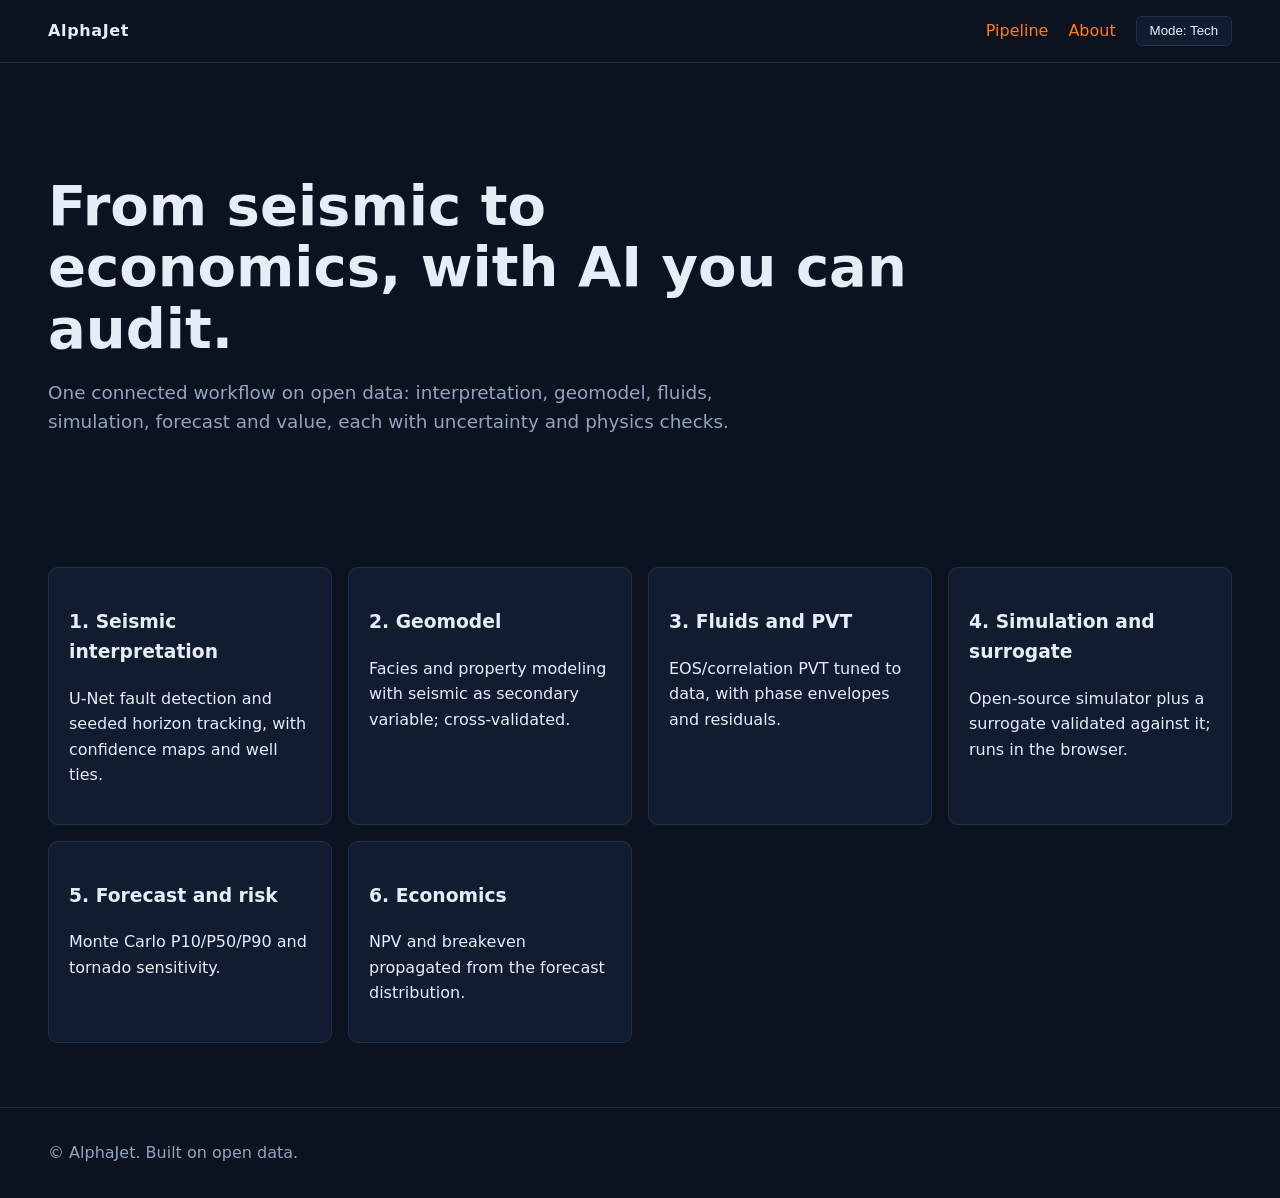
<file: site/index.html>
<!doctype html>
<html lang="en">
<head>
  <meta charset="utf-8">
  <meta name="viewport" content="width=device-width, initial-scale=1">
  <title>AlphaJet | AI across the subsurface workflow</title>
  <meta name="description" content="From seismic to economics: AI for subsurface energy, fast, accurate and interpretable.">
  <link rel="stylesheet" href="assets/css/main.css">
</head>
<body>
  <header class="top">
    <a class="brand" href="/">AlphaJet</a>
    <nav>
      <a href="pages/pipeline.html">Pipeline</a>
      <a href="pages/about.html">About</a>
      <button id="mode-toggle" type="button" aria-pressed="false">Mode: Tech</button>
    </nav>
  </header>
  <main>
    <section class="hero">
      <h1>From seismic to economics, with AI you can audit.</h1>
      <p>One connected workflow on open data: interpretation, geomodel, fluids, simulation, forecast and value, each with uncertainty and physics checks.</p>
    </section>
    <section id="pipeline" class="stages">
      <!-- Stages rendered from outputs/web/stages.json by assets/js/main.js -->
    </section>
  </main>
  <footer>&copy; AlphaJet. Built on open data.</footer>
  <script type="module" src="assets/js/main.js"></script>
</body>
</html>
</file>
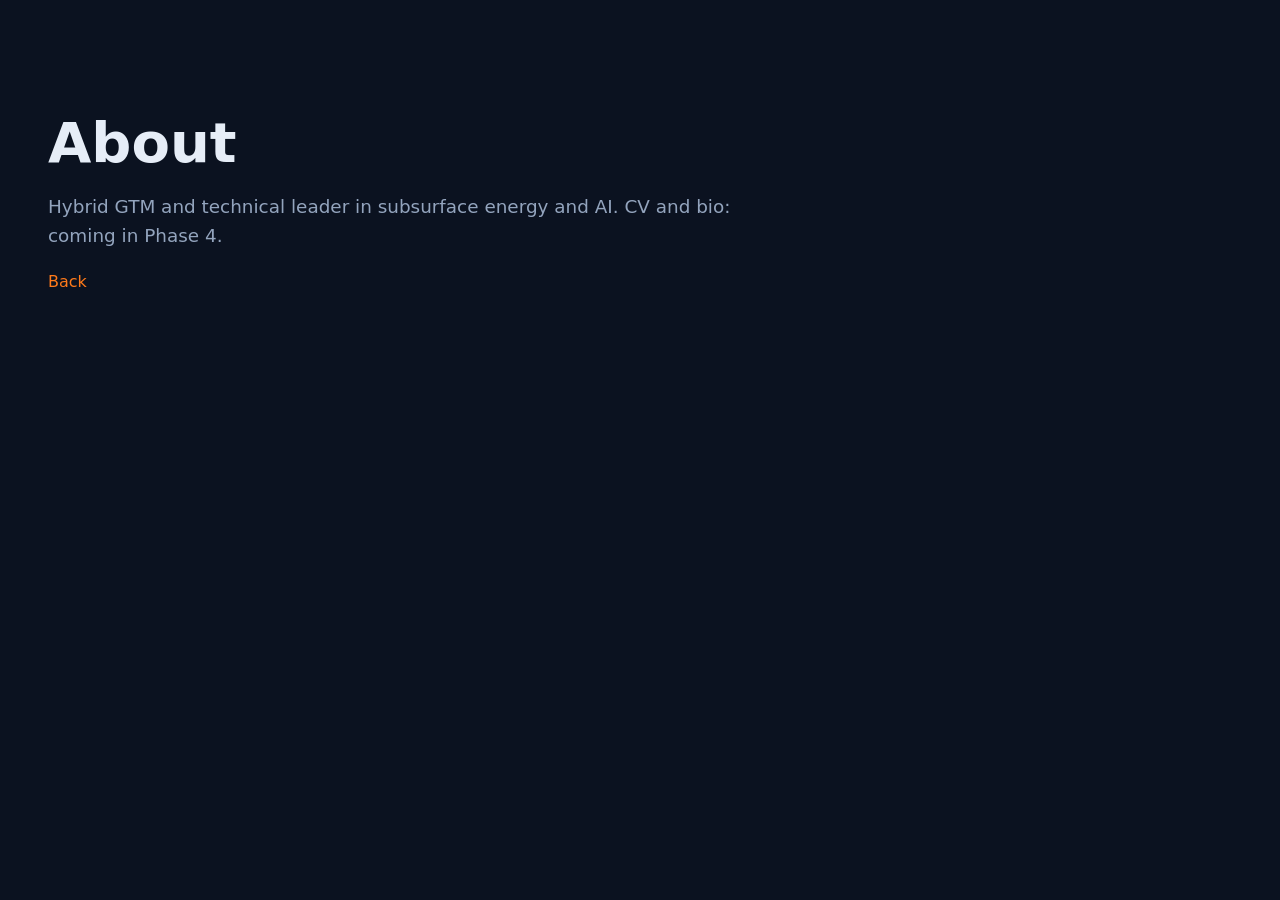
<file: site/pages/about.html>
<!doctype html><html lang="en"><head><meta charset="utf-8"><meta name="viewport" content="width=device-width, initial-scale=1"><title>About | AlphaJet</title><link rel="stylesheet" href="../assets/css/main.css"></head><body><main class="hero"><h1>About</h1><p>Hybrid GTM and technical leader in subsurface energy and AI. CV and bio: coming in Phase 4.</p><a href="../index.html">Back</a></main></body></html>
</file>
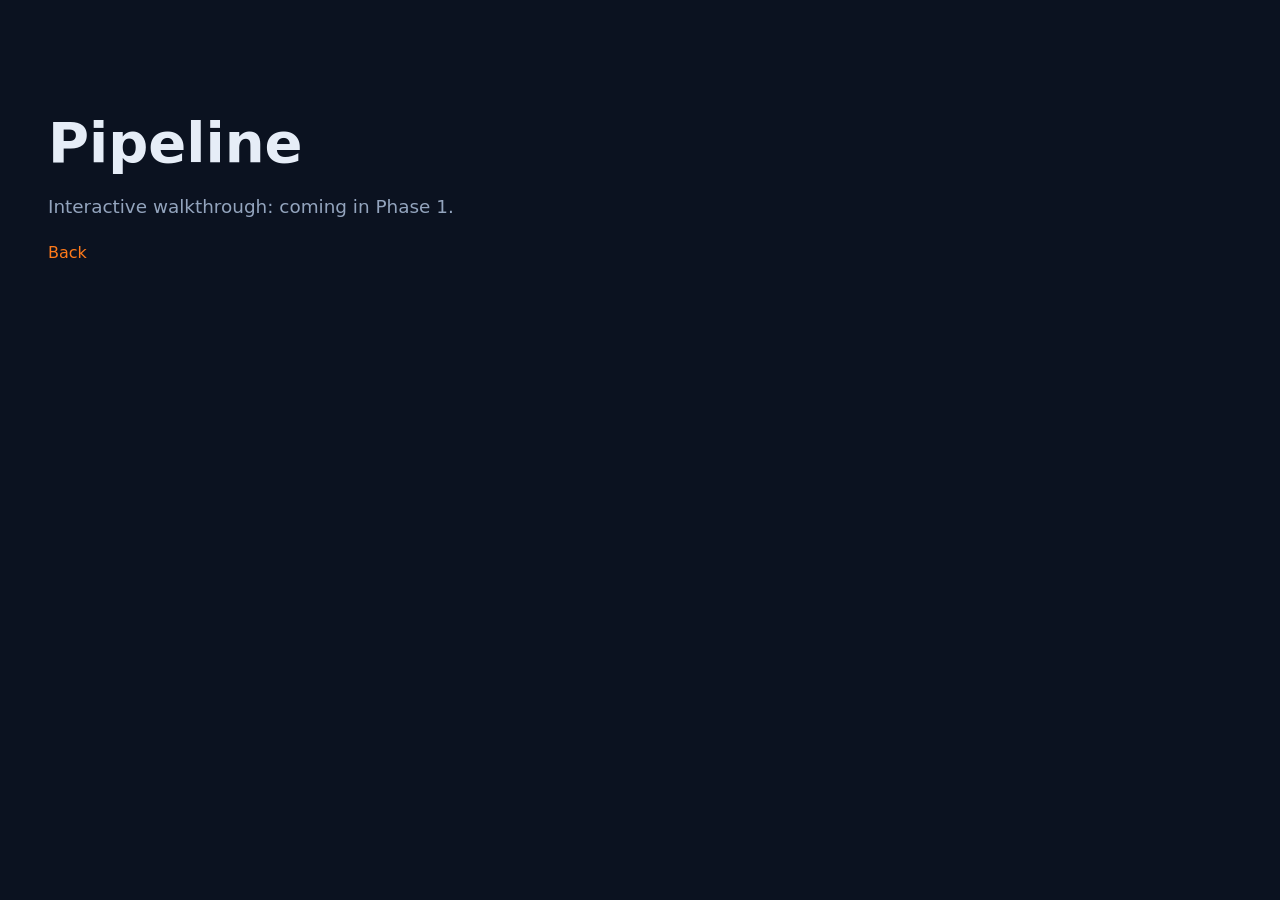
<file: site/pages/pipeline.html>
<!doctype html><html lang="en"><head><meta charset="utf-8"><meta name="viewport" content="width=device-width, initial-scale=1"><title>Pipeline | AlphaJet</title><link rel="stylesheet" href="../assets/css/main.css"></head><body><main class="hero"><h1>Pipeline</h1><p>Interactive walkthrough: coming in Phase 1.</p><a href="../index.html">Back</a></main></body></html>
</file>
<file: site/assets/css/main.css>
:root{--bg:#0b1220;--fg:#e6edf7;--muted:#93a4bd;--accent:#ff7a1a;--card:#121c30;--line:#22304a}
*{box-sizing:border-box}
body{margin:0;background:var(--bg);color:var(--fg);font:16px/1.6 system-ui,-apple-system,Segoe UI,Roboto,sans-serif}
a{color:var(--accent);text-decoration:none}
.top{display:flex;justify-content:space-between;align-items:center;padding:1rem clamp(1rem,4vw,3rem);border-bottom:1px solid var(--line)}
.top nav{display:flex;gap:1.25rem;align-items:center}
.brand{font-weight:700;letter-spacing:.04em;color:var(--fg)}
button{background:var(--card);color:var(--fg);border:1px solid var(--line);border-radius:6px;padding:.4rem .8rem;cursor:pointer}
.hero{padding:clamp(3rem,10vw,7rem) clamp(1rem,4vw,3rem);max-width:60rem}
.hero h1{font-size:clamp(2rem,5vw,3.5rem);line-height:1.1;margin:0 0 1rem}
.hero p{color:var(--muted);font-size:1.15rem;max-width:44rem}
.stages{display:grid;gap:1rem;grid-template-columns:repeat(auto-fit,minmax(16rem,1fr));padding:0 clamp(1rem,4vw,3rem) 4rem}
.stage{background:var(--card);border:1px solid var(--line);border-radius:10px;padding:1.25rem}
footer{padding:2rem clamp(1rem,4vw,3rem);color:var(--muted);border-top:1px solid var(--line)}
</file>
